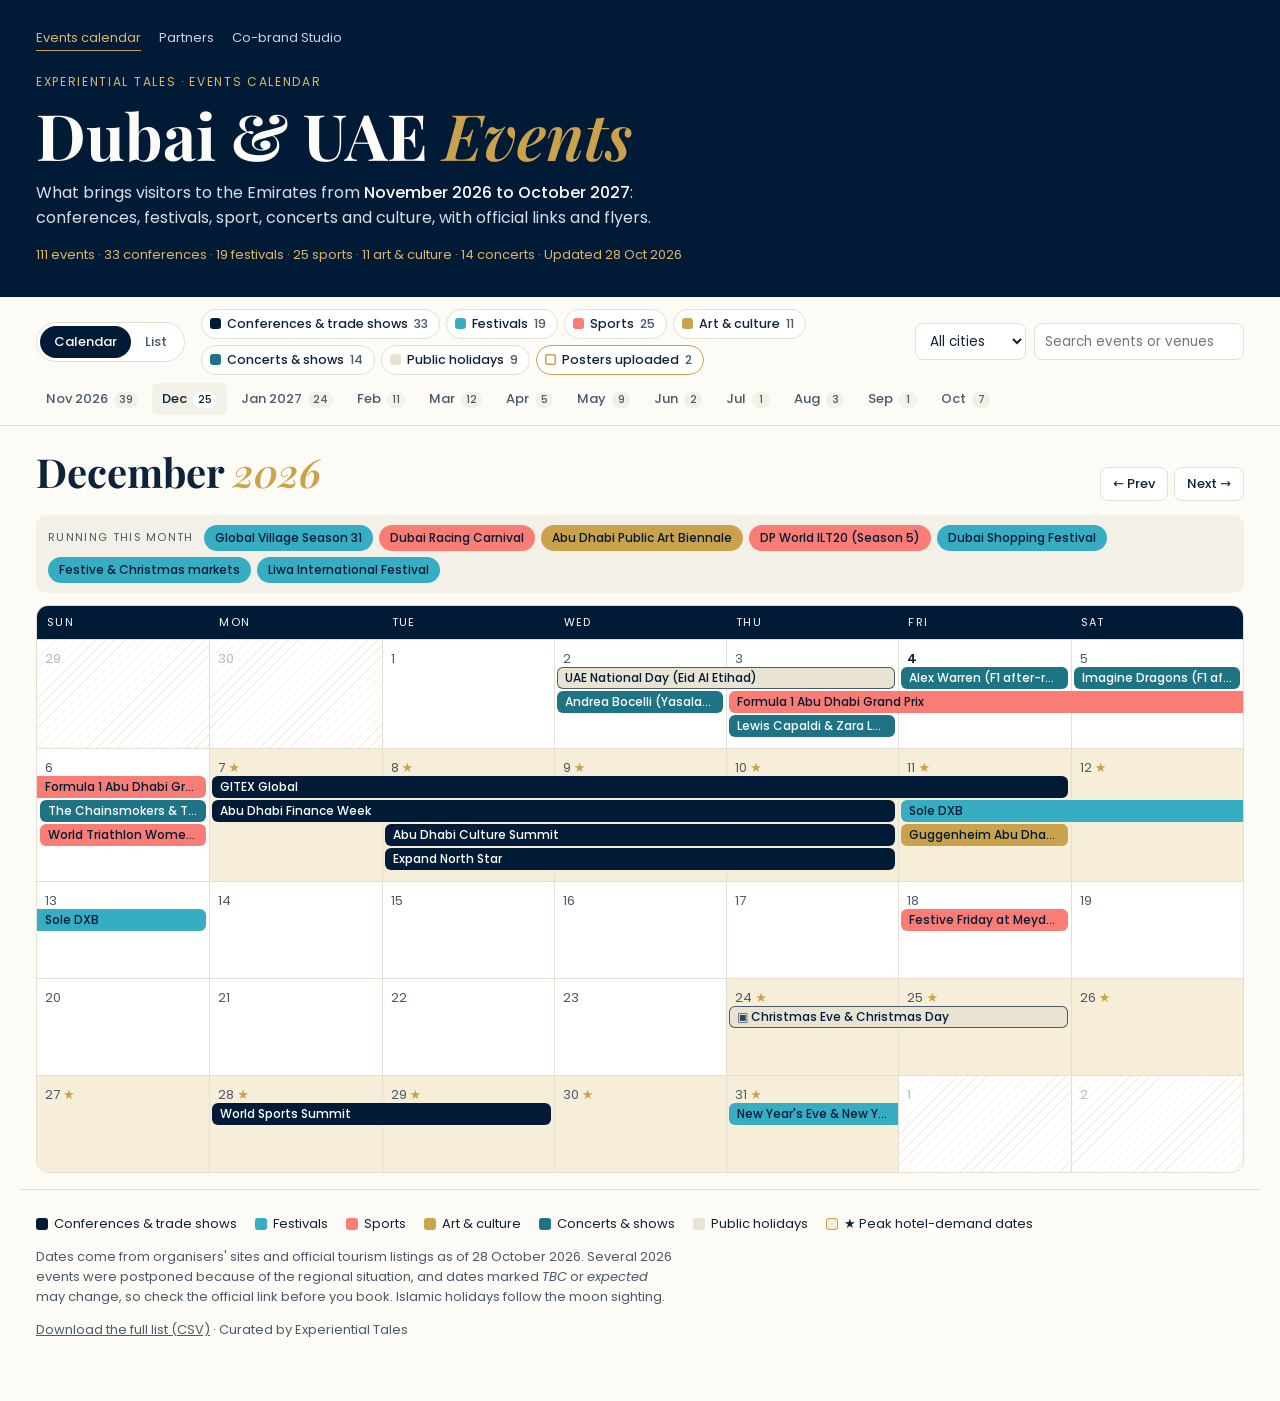
<file: index.html>
<!doctype html>
<html lang="en">
<head>
<meta charset="utf-8">
<meta name="viewport" content="width=device-width, initial-scale=1, viewport-fit=cover">
<title>Dubai & UAE Events 2026–27</title>
<meta name="description" content="Conferences, festivals, sports, concerts and culture that bring visitors to Dubai and the UAE, November 2026 to October 2027. Curated by Experiential Tales.">
<meta property="og:title" content="Dubai & UAE Events 2026–27">
<meta property="og:description" content="88 conferences, festivals, sports fixtures, concerts and cultural events across the Emirates, November 2026 to October 2027.">
<meta property="og:type" content="website">
<meta name="theme-color" content="#011B36">
<link rel="preconnect" href="https://fonts.googleapis.com">
<link rel="preconnect" href="https://fonts.gstatic.com" crossorigin>
<link rel="stylesheet" href="https://fonts.googleapis.com/css2?family=Anton&family=Playfair+Display:ital,wght@0,600;0,700;1,600&family=Poppins:wght@400;500;600&display=swap">
<link rel="stylesheet" href="assets/style.css?v=20261029">
</head>
<body>
<header class="masthead">
  <div class="wrap masthead-inner">
    <nav class="site-nav" aria-label="Site">
      <a href="./" aria-current="page">Events calendar</a>
      <a href="partners.html">Partners</a>
      <a href="studio.html">Co-brand Studio</a>
    </nav>
    <p class="eyebrow">Experiential Tales · Events calendar</p>
    <h1>Dubai &amp; UAE <em>Events</em></h1>
    <p class="lede">What brings visitors to the Emirates from <strong>November 2026 to October 2027</strong>: conferences, festivals, sport, concerts and culture, with official links and flyers.</p>
    <p class="meta" id="summary">Loading events…</p>
  </div>
</header>

<div class="toolbar" id="toolbar">
  <div class="wrap toolbar-inner">
    <div class="view-toggle" role="tablist" aria-label="View">
      <button type="button" role="tab" id="view-calendar" data-view="calendar" aria-selected="true">Calendar</button>
      <button type="button" role="tab" id="view-list" data-view="list" aria-selected="false">List</button>
    </div>
    <div class="types" id="type-filters" aria-label="Filter by type"></div>
    <div class="finders">
      <label class="sr-only" for="city">City</label>
      <select id="city"><option value="">All cities</option></select>
      <label class="sr-only" for="search">Search events</label>
      <input id="search" type="search" placeholder="Search events or venues" autocomplete="off">
    </div>
  </div>
  <nav class="wrap months" id="months" aria-label="Months"></nav>
</div>

<main class="wrap" id="main">
  <section id="calendar" aria-live="polite"></section>
  <section id="list" hidden></section>
  <p class="empty" id="empty" hidden>No events match these filters. <button type="button" id="reset">Clear filters</button></p>
</main>

<footer class="wrap footer">
  <div class="legend" id="legend"></div>
  <p>Dates come from organisers' sites and official tourism listings as of 28 October 2026. Several 2026 events were postponed because of the regional situation, and dates marked <em>TBC</em> or <em>expected</em> may change, so check the official link before you book. Islamic holidays follow the moon sighting.</p>
  <p><a href="data/events.csv">Download the full list (CSV)</a> · Curated by Experiential Tales</p>
</footer>

<dialog id="detail" aria-labelledby="d-title">
  <article class="detail">
    <button type="button" class="close" id="d-close" aria-label="Close">×</button>
    <p class="d-type" id="d-type"></p>
    <h2 id="d-title"></h2>
    <dl class="d-facts">
      <div><dt>When</dt><dd id="d-dates"></dd></div>
      <div><dt>Where</dt><dd id="d-where"></dd></div>
      <div><dt>Status</dt><dd id="d-status"></dd></div>
    </dl>
    <p class="d-parent" id="d-parent" hidden></p>
    <p class="d-about" id="d-about"></p>
    <div class="d-details" id="d-details" hidden>
      <h3>Good to know</h3>
      <p id="d-details-text"></p>
    </div>
    <div class="d-related" id="d-related" hidden>
      <h3 id="d-related-title">Related events</h3>
      <ul id="d-related-list"></ul>
    </div>
    <div class="d-actions">
      <a id="d-link" class="btn primary" target="_blank" rel="noopener"></a>
      <button type="button" class="btn" id="d-copy">Copy link to this event</button>
    </div>
    <section class="d-flyers">
      <h3>Flyers</h3>
      <div id="d-flyers"></div>
    </section>
    <section class="d-designs" id="d-designs-wrap" hidden>
      <h3>Editable designs</h3>
      <p class="d-note">Open the source files to update these posters. You need access to the Canva or Adobe account they were made in.</p>
      <ul id="d-designs"></ul>
      <p class="d-cobrand"><a class="btn primary" id="d-cobrand" href="studio.html">Make a co-branded version for an agent partner →</a></p>
    </section>
  </article>
</dialog>

<script src="assets/app.js?v=20261029"></script>
</body>
</html>
</file>
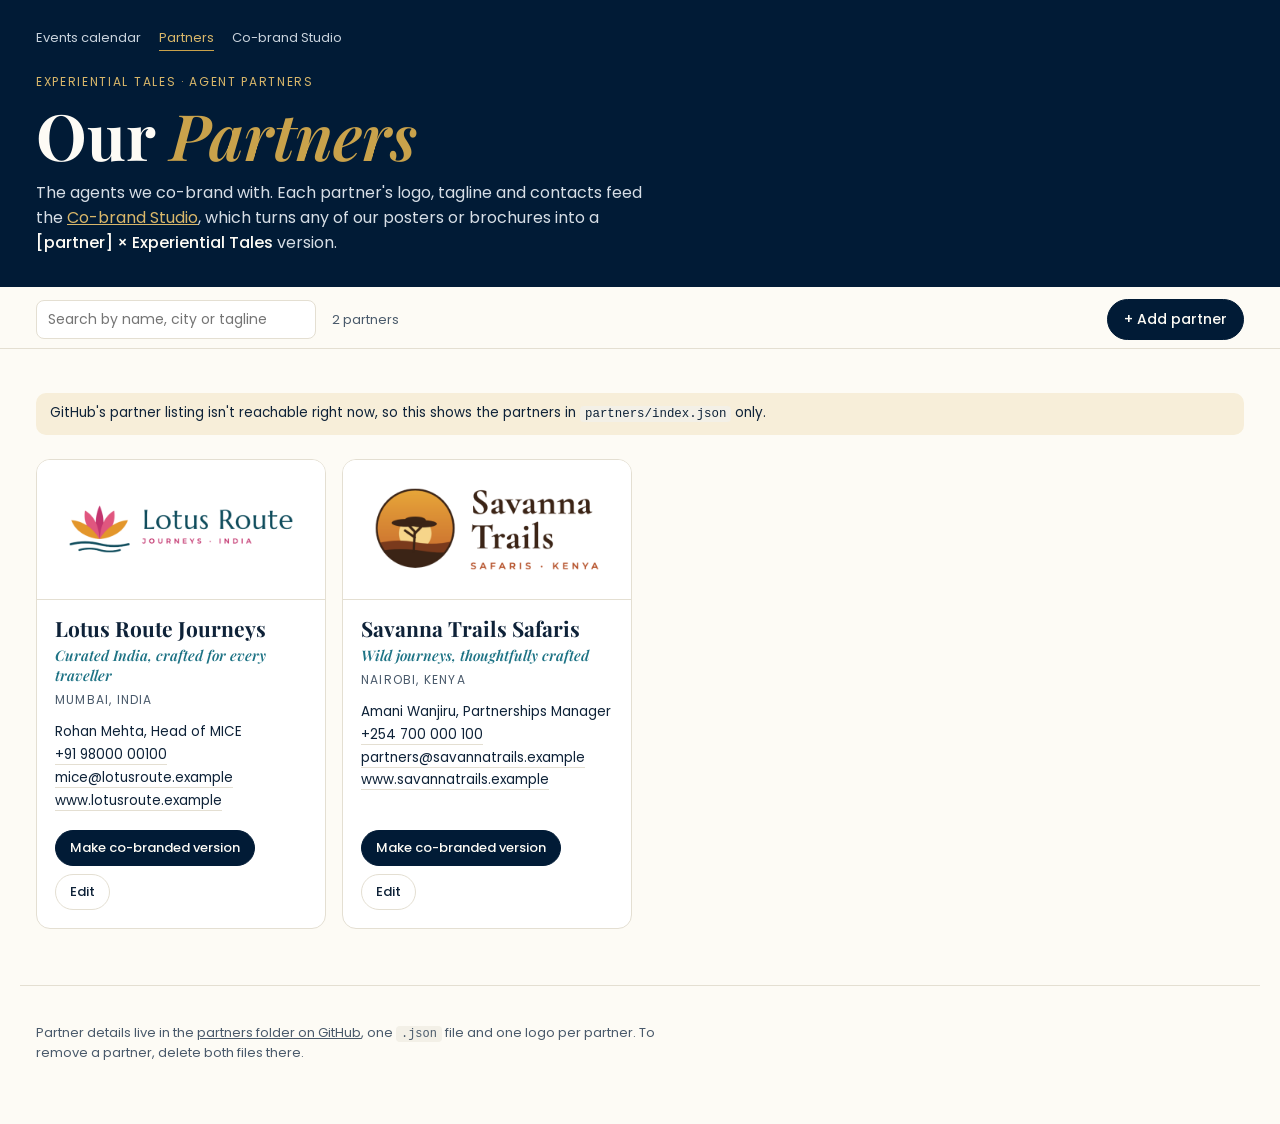
<file: partners.html>
<!doctype html>
<html lang="en">
<head>
<meta charset="utf-8">
<meta name="viewport" content="width=device-width, initial-scale=1, viewport-fit=cover">
<title>Agent Partners</title>
<meta name="description" content="Experiential Tales agent partners: logos, taglines and contacts used for co-branded posters and brochures.">
<meta name="theme-color" content="#011B36">
<meta name="robots" content="noindex">
<link rel="preconnect" href="https://fonts.googleapis.com">
<link rel="preconnect" href="https://fonts.gstatic.com" crossorigin>
<link rel="stylesheet" href="https://fonts.googleapis.com/css2?family=Anton&family=Playfair+Display:ital,wght@0,600;0,700;1,600&family=Poppins:wght@400;500;600&display=swap">
<link rel="stylesheet" href="assets/style.css?v=20261029">
<link rel="stylesheet" href="assets/cobrand.css?v=20261029">
</head>
<body>
<header class="masthead">
  <div class="wrap masthead-inner">
    <nav class="site-nav" aria-label="Site">
      <a href="./">Events calendar</a>
      <a href="partners.html" aria-current="page">Partners</a>
      <a href="studio.html">Co-brand Studio</a>
    </nav>
    <p class="eyebrow">Experiential Tales · Agent partners</p>
    <h1>Our <em>Partners</em></h1>
    <p class="lede">The agents we co-brand with. Each partner's logo, tagline and contacts feed the <a href="studio.html">Co-brand Studio</a>, which turns any of our posters or brochures into a <strong>[partner] × Experiential Tales</strong> version.</p>
  </div>
</header>

<div class="toolbar">
  <div class="wrap toolbar-inner">
    <label class="sr-only" for="q">Search partners</label>
    <input id="q" type="search" placeholder="Search by name, city or tagline" autocomplete="off">
    <p class="count" id="count" aria-live="polite">Loading partners…</p>
    <button type="button" class="btn primary" id="add">+ Add partner</button>
  </div>
</div>

<main class="wrap" id="main">
  <p class="notice" id="api-note" hidden>GitHub's partner listing isn't reachable right now, so this shows the partners in <code>partners/index.json</code> only.</p>
  <div class="partner-grid" id="grid"></div>
  <div class="empty-state" id="empty" hidden>
    <h2>No partners yet</h2>
    <p>Add the first agent partner: their logo, tagline and contact details. It takes about a minute.</p>
    <button type="button" class="btn primary" data-add>+ Add partner</button>
  </div>
  <p class="empty" id="nomatch" hidden>No partners match “<span id="nomatch-q"></span>”.</p>
</main>

<footer class="wrap footer">
  <p>Partner details live in the <a href="https://github.com/sharva89/dubai-uae-events/tree/main/partners" target="_blank" rel="noopener">partners folder on GitHub</a>, one <code>.json</code> file and one logo per partner. To remove a partner, delete both files there.</p>
</footer>

<dialog id="editor" aria-labelledby="ed-title">
  <form class="detail editor" id="form" method="dialog" novalidate>
    <button type="button" class="close" id="ed-close" aria-label="Close">×</button>
    <p class="d-type" id="ed-kind">New partner</p>
    <h2 id="ed-title">Add an agent partner</h2>

    <div id="step-form">
      <div class="logo-field">
        <div class="logo-drop" id="drop">
          <input type="file" id="logo" accept="image/png,image/jpeg,image/webp,image/svg+xml">
          <canvas id="logo-preview" width="600" height="300" hidden></canvas>
          <p id="drop-hint"><strong>Choose the partner's logo</strong><br>PNG with a transparent background works best. JPG, WebP and SVG are fine too. We trim empty space and resize it automatically.</p>
        </div>
        <div class="chip-check" id="chip-check" hidden>
          <span>How it sits on our designs:</span>
          <span class="chip-sample light"><img alt="" id="sample-light"></span>
          <span class="chip-sample dark"><img alt="" id="sample-dark"></span>
          <button type="button" class="linkish" id="logo-change">Change logo</button>
        </div>
      </div>

      <div class="fields">
        <label class="wide"><span>Partner name <span class="req">required</span></span>
          <input name="name" required autocomplete="organization" placeholder="e.g. Skyline Holidays">
        </label>
        <label class="wide">Tagline
          <input name="tagline" placeholder="e.g. Luxury journeys since 1998">
        </label>
        <label>Contact person
          <input name="contact_name" autocomplete="name" placeholder="Name, title">
        </label>
        <label>City / country
          <input name="city" placeholder="e.g. Mumbai, India">
        </label>
        <label>Phone
          <input name="phone" type="tel" autocomplete="tel" placeholder="+91 98 7654 3210">
        </label>
        <label>Email
          <input name="email" type="email" autocomplete="email" placeholder="hello@partner.com">
        </label>
        <label class="wide">Website
          <input name="website" placeholder="www.partner.com">
        </label>
      </div>
      <p class="form-error" id="form-error" role="alert" hidden></p>
      <div class="d-actions">
        <button type="submit" class="btn primary" id="save">Save partner files</button>
        <button type="button" class="btn" id="cancel">Cancel</button>
      </div>
    </div>

    <div id="step-upload" hidden>
      <ol class="steps">
        <li><strong>Two files were downloaded:</strong> <code id="f-json"></code> and <code id="f-logo"></code>. <button type="button" class="linkish" id="redownload">Download again</button></li>
        <li><strong>Upload them to GitHub.</strong> The button opens the partners folder's upload page. Drag both files in, then click <em>Commit changes</em>.</li>
        <li>The partner appears here and in the studio within about a minute. Reload this page to see it.</li>
      </ol>
      <div class="d-actions">
        <a class="btn primary" id="gh-upload" target="_blank" rel="noopener">Open GitHub upload page ↗</a>
        <button type="button" class="btn" id="copy-details">Copy details as text</button>
        <button type="button" class="btn" id="done">Done</button>
      </div>
      <p class="d-note">No GitHub access? Use <em>Copy details as text</em> and send it, with the logo file, to whoever manages the site.</p>
    </div>
  </form>
</dialog>

<script src="assets/cobrand.js?v=20261029"></script>
<script src="assets/partners.js?v=20261029"></script>
</body>
</html>
</file>
<file: assets/style.css>
/* Layout: navy masthead, sticky filter bar, month calendar with spanning event bars (or a dated list), event detail dialog with flyers. */
:root {
  --midnight: #011B36;
  --gold: #C9A24B;
  --gold-light: #D9B76A;
  --lagoon: #36ADC3;
  --coral: #F97C75;
  --teal: #1E7385;

  --bg: #FDFBF5;
  --surface: #FFFFFF;
  --sand: #F3F0E7;
  --ink: #0E2238;
  --ink-soft: #4A5A6B;
  --line: #E4DFD2;
  --peak: #F7EED9;
  --focus: #1E7385;
  --act: var(--midnight); --act-ink: #FDFBF5;

  --t-conf: #011B36;  --t-conf-ink: #FFFFFF;
  --t-fest: #36ADC3;  --t-fest-ink: #011B36;
  --t-sport: #F97C75; --t-sport-ink: #011B36;
  --t-art: #C9A24B;   --t-art-ink: #011B36;
  --t-music: #1E7385; --t-music-ink: #FFFFFF;
  --t-hol: #E9E3D3;   --t-hol-ink: #011B36;

  --display: "Playfair Display", Georgia, "Times New Roman", serif;
  --body: "Poppins", system-ui, -apple-system, "Segoe UI", sans-serif;
  --numeral: "Anton", "Arial Narrow", Impact, sans-serif;
}
@media (prefers-color-scheme: dark) {
  :root:not([data-theme="light"]) {
    --bg: #071423; --surface: #0C1E33; --sand: #102740; --ink: #EEF1F4; --ink-soft: #A6B3C1;
    --line: #1D3550; --peak: #2A2617; --focus: #36ADC3; --act: #D9B76A; --act-ink: #011B36;
    --t-conf: #5B7FAE; --t-conf-ink: #FFFFFF; --t-hol: #2B3D52; --t-hol-ink: #EEF1F4;
    color-scheme: dark;
  }
}
:root[data-theme="dark"] {
  --bg: #071423; --surface: #0C1E33; --sand: #102740; --ink: #EEF1F4; --ink-soft: #A6B3C1;
  --line: #1D3550; --peak: #2A2617; --focus: #36ADC3; --act: #D9B76A; --act-ink: #011B36;
  --t-conf: #5B7FAE; --t-conf-ink: #FFFFFF; --t-hol: #2B3D52; --t-hol-ink: #EEF1F4;
  color-scheme: dark;
}

* { box-sizing: border-box; }
html { -webkit-text-size-adjust: 100%; }
body { margin: 0; background: var(--bg); color: var(--ink); font: 400 15px/1.55 var(--body); }
a { color: inherit; }
:focus-visible { outline: 2px solid var(--focus); outline-offset: 2px; }
.sr-only { position: absolute; width: 1px; height: 1px; overflow: hidden; clip: rect(0 0 0 0); white-space: nowrap; }
.wrap { max-width: 1240px; margin: 0 auto; padding-left: max(16px, env(safe-area-inset-left, 0px)); padding-right: max(16px, env(safe-area-inset-right, 0px)); }

/* Masthead */
.masthead { background: var(--midnight); color: #FDFBF5; padding-top: env(safe-area-inset-top, 0px); }
.masthead-inner { padding-block: 40px 32px; }
.eyebrow { margin: 0 0 10px; font-size: 12px; letter-spacing: .14em; text-transform: uppercase; color: var(--gold-light); }
.masthead h1 { margin: 0; font: 700 clamp(36px, 6vw, 64px)/1.02 var(--display); text-wrap: balance; }
.masthead h1 em { color: var(--gold); font-weight: 600; }
.lede { max-width: 62ch; margin: 14px 0 0; color: #D7DEE6; font-size: 16px; }
.lede strong { color: #FDFBF5; font-weight: 500; }
.meta { margin: 14px 0 0; font-size: 13px; color: var(--gold-light); font-variant-numeric: tabular-nums; }
.site-nav { display: flex; flex-wrap: wrap; gap: 6px 18px; margin: -12px 0 22px; font-size: 13px; }
.site-nav a { color: #C9D3DD; text-decoration: none; padding-bottom: 2px; border-bottom: 1px solid transparent; }
.site-nav a:hover { color: #FDFBF5; border-bottom-color: var(--gold); }
.site-nav a[aria-current="page"] { color: var(--gold-light); border-bottom-color: var(--gold); }

/* Toolbar */
.toolbar { position: sticky; top: 0; z-index: 5; background: var(--bg); border-bottom: 1px solid var(--line); }
.toolbar-inner { display: flex; flex-wrap: wrap; align-items: center; gap: 10px 16px; padding-block: 12px 8px; }
.view-toggle { display: inline-flex; border: 1px solid var(--line); border-radius: 999px; padding: 3px; background: var(--surface); }
.view-toggle button { border: 0; background: none; color: var(--ink-soft); font: 500 13px var(--body); padding: 6px 14px; border-radius: 999px; cursor: pointer; }
.view-toggle button[aria-selected="true"] { background: var(--act); color: var(--act-ink); }
.types { display: flex; flex-wrap: wrap; gap: 6px; flex: 1 1 420px; }
.chip { display: inline-flex; align-items: center; gap: 6px; border: 1px solid var(--line); background: var(--surface); color: var(--ink); font: 500 12.5px var(--body); padding: 5px 11px 5px 8px; border-radius: 999px; cursor: pointer; }
.chip .sw { width: 11px; height: 11px; border-radius: 3px; background: var(--c); }
.chip .n { color: var(--ink-soft); font-variant-numeric: tabular-nums; }
.chip[aria-pressed="false"] { opacity: .45; }
.chip[aria-pressed="false"] .sw { background: transparent; box-shadow: inset 0 0 0 1.5px var(--c); }
.chip.posters { --c: var(--gold); border-color: var(--gold); }
.chip.posters .sw { border-radius: 2px; }
.chip.posters[aria-pressed="false"] { opacity: 1; }
.chip.posters[aria-pressed="true"] { background: var(--gold); color: var(--midnight); }
.chip.posters[aria-pressed="true"] .n { color: var(--midnight); }
.chip.posters[aria-pressed="true"] .sw { background: var(--midnight); box-shadow: none; }
.finders { display: flex; gap: 8px; flex-wrap: wrap; }
.finders select, .finders input { font: 400 13.5px var(--body); color: var(--ink); background: var(--surface); border: 1px solid var(--line); border-radius: 8px; padding: 7px 10px; min-width: 0; }
.finders input { width: 210px; max-width: 100%; }

.months { display: flex; gap: 4px; overflow-x: auto; padding-block: 0 10px; scrollbar-width: thin; }
.months button { flex: 0 0 auto; border: 0; background: none; color: var(--ink-soft); font: 500 13px var(--body); padding: 6px 10px; border-radius: 6px; cursor: pointer; white-space: nowrap; }
.months button .n { display: inline-block; min-width: 18px; margin-left: 6px; padding: 0 5px; border-radius: 999px; background: var(--sand); font-size: 10.5px; line-height: 16px; font-variant-numeric: tabular-nums; }
.months button[aria-current="true"] .n { background: var(--surface); }
.months button[aria-current="true"] { background: var(--sand); color: var(--ink); }

main { padding-block: 24px 16px; min-height: 50vh; }

/* Calendar */
.cal-head { display: flex; flex-wrap: wrap; align-items: baseline; justify-content: space-between; gap: 8px 16px; margin-bottom: 14px; }
.cal-title { margin: 0; font: 700 clamp(28px, 4vw, 40px)/1.1 var(--display); }
.cal-title em { color: var(--gold); font-weight: 600; }
.cal-nav { display: flex; gap: 6px; }
.cal-nav button { border: 1px solid var(--line); background: var(--surface); color: var(--ink); border-radius: 8px; padding: 6px 12px; font: 500 13px var(--body); cursor: pointer; }
.cal-nav button:disabled { opacity: .35; cursor: default; }

.ongoing { display: flex; flex-wrap: wrap; align-items: center; gap: 6px; margin-bottom: 12px; padding: 10px 12px; background: var(--sand); border-radius: 10px; }
.ongoing .label { font-size: 11px; letter-spacing: .12em; text-transform: uppercase; color: var(--ink-soft); margin-right: 4px; }

.grid { border: 1px solid var(--line); border-radius: 12px; overflow: hidden; background: var(--surface); }
.dow { display: grid; grid-template-columns: repeat(7, minmax(0, 1fr)); background: var(--midnight); color: #FDFBF5; font-size: 11px; letter-spacing: .12em; text-transform: uppercase; }
.dow span { padding: 8px 10px; }
.week { display: grid; grid-template-columns: repeat(7, minmax(0, 1fr)); column-gap: 0; border-top: 1px solid var(--line); }
.week:first-of-type { border-top: 0; }
.day { grid-row: 1 / -1; border-left: 1px solid var(--line); padding: 6px 8px; min-height: 96px; font-variant-numeric: tabular-nums; }
.day:nth-child(1) { border-left: 0; }
.day .num { font: 13px var(--body); color: var(--ink-soft); }
.day.out { background: repeating-linear-gradient(135deg, transparent 0 6px, var(--sand) 6px 7px); }
.day.out .num { opacity: .4; }
.day.peak { background: var(--peak); }
.day.peak .num::after { content: " ★"; color: var(--gold); }
.day.today .num { color: var(--ink); font-weight: 600; }

.bar { position: relative; z-index: 1; margin: 1px 3px; min-width: 0; height: 22px; border: 0; border-radius: 6px; padding: 0 8px; text-align: left; font: 500 12px/22px var(--body); white-space: nowrap; overflow: hidden; text-overflow: ellipsis; cursor: pointer; background: var(--c); color: var(--ci); }
.bar.cut-l { border-top-left-radius: 0; border-bottom-left-radius: 0; margin-left: 0; }
.bar.cut-r { border-top-right-radius: 0; border-bottom-right-radius: 0; margin-right: 0; }
.bar.has-flyer::before { content: "▣ "; opacity: .8; }
.bar:hover { filter: brightness(1.08); }
.pill { border: 0; border-radius: 999px; padding: 4px 11px; font: 500 12px var(--body); cursor: pointer; background: var(--c); color: var(--ci); max-width: 100%; overflow: hidden; text-overflow: ellipsis; white-space: nowrap; }

.t-conf { --c: var(--t-conf); --ci: var(--t-conf-ink); }
.t-fest { --c: var(--t-fest); --ci: var(--t-fest-ink); }
.t-sport { --c: var(--t-sport); --ci: var(--t-sport-ink); }
.t-art { --c: var(--t-art); --ci: var(--t-art-ink); }
.t-music { --c: var(--t-music); --ci: var(--t-music-ink); }
.t-hol { --c: var(--t-hol); --ci: var(--t-hol-ink); }
.bar.t-hol, .pill.t-hol { box-shadow: inset 0 0 0 1px var(--ink-soft); }

/* List */
.month-block { margin-bottom: 36px; scroll-margin-top: 150px; }
.month-block h2 { margin: 0 0 12px; font: 700 28px/1.1 var(--display); }
.month-block h2 em { color: var(--gold); font-weight: 600; }
.cards { display: grid; gap: 10px; }
.card { display: grid; grid-template-columns: 84px minmax(0, 1fr) auto; gap: 16px; align-items: center; padding: 14px 16px; background: var(--surface); border: 1px solid var(--line); border-left: 5px solid var(--c); border-radius: 10px; cursor: pointer; text-align: left; color: inherit; font: inherit; width: 100%; }
.card:hover { border-color: var(--c); }
.when { text-align: center; line-height: 1; }
.when .d { font: 28px/1 var(--numeral); letter-spacing: .01em; color: var(--ink); }
.when .m { margin-top: 4px; font-size: 11px; letter-spacing: .12em; text-transform: uppercase; color: var(--ink-soft); }
.card h3 { margin: 0; font: 600 16px/1.3 var(--body); }
.card .sub { margin: 3px 0 0; font-size: 13px; color: var(--ink-soft); }
.card .about { margin: 6px 0 0; font-size: 13.5px; display: -webkit-box; -webkit-line-clamp: 2; -webkit-box-orient: vertical; overflow: hidden; }
.tags { display: flex; flex-wrap: wrap; gap: 6px; margin-top: 8px; }
.tag { font-size: 11.5px; font-weight: 500; padding: 2px 8px; border-radius: 999px; background: var(--c); color: var(--ci); }
.tag.status { background: var(--sand); color: var(--ink-soft); }
.tag.status.warn { background: transparent; box-shadow: inset 0 0 0 1px var(--coral); color: var(--ink); }
.tag.peak { background: var(--peak); color: var(--ink); }
.thumb { width: 72px; height: 96px; border-radius: 6px; object-fit: cover; background: var(--sand); }
.thumb.none { display: grid; place-items: center; font-size: 10.5px; color: var(--ink-soft); text-align: center; padding: 6px; border: 1px dashed var(--line); background: none; }
.card .go { font-size: 12.5px; white-space: nowrap; }

.empty { padding: 40px 0; text-align: center; color: var(--ink-soft); }
.empty button { border: 0; background: none; color: var(--teal); font: 500 inherit var(--body); text-decoration: underline; cursor: pointer; }

/* Footer */
.footer { padding-block: 24px 48px; border-top: 1px solid var(--line); color: var(--ink-soft); font-size: 13px; }
.footer p { max-width: 80ch; }
.legend { display: flex; flex-wrap: wrap; gap: 8px 18px; margin-bottom: 8px; color: var(--ink); }
.legend span { display: inline-flex; align-items: center; gap: 6px; }
.legend .sw { width: 12px; height: 12px; border-radius: 3px; background: var(--c); }
.legend .sw.peak { background: var(--peak); box-shadow: inset 0 0 0 1px var(--gold); }

/* Detail dialog */
dialog { width: min(720px, calc(100vw - 32px)); max-height: calc(100dvh - 32px); padding: 0; border: 0; border-radius: 16px; background: var(--surface); color: var(--ink); box-shadow: 0 30px 80px rgba(1, 27, 54, .35); }
dialog::backdrop { background: rgba(1, 27, 54, .55); }
.detail { position: relative; padding: 28px 28px 24px; border-top: 8px solid var(--c); }
.close { position: absolute; top: 12px; right: 14px; width: 36px; height: 36px; border: 0; border-radius: 50%; background: var(--sand); color: var(--ink); font-size: 22px; line-height: 1; cursor: pointer; }
.d-type { margin: 0; font-size: 12px; letter-spacing: .14em; text-transform: uppercase; font-weight: 600; color: var(--ink-soft); }
.d-type .sw { display: inline-block; width: 10px; height: 10px; border-radius: 3px; background: var(--c); margin-right: 6px; vertical-align: 0; }
.detail h2 { margin: 6px 40px 16px 0; font: 700 clamp(24px, 4vw, 32px)/1.15 var(--display); text-wrap: balance; }
.d-facts { display: grid; grid-template-columns: repeat(auto-fit, minmax(180px, 1fr)); gap: 10px 20px; margin: 0 0 16px; }
.d-facts dt { font-size: 11px; letter-spacing: .12em; text-transform: uppercase; color: var(--ink-soft); }
.d-facts dd { margin: 2px 0 0; font-weight: 500; }
.d-about { margin: 0 0 18px; max-width: 62ch; }
.d-parent { margin: -6px 0 12px; font-size: 13.5px; color: var(--ink-soft); }
.d-parent button, .d-related button { border: 0; padding: 0; background: none; color: inherit; font: inherit; font-weight: 600; text-decoration: underline; text-underline-offset: 2px; cursor: pointer; }
.d-details { margin: 0 0 18px; padding: 12px 14px; background: var(--sand); border-radius: 10px; }
.d-details p { margin: 0; font-size: 14px; }
.d-details h3, .d-related h3 { margin: 0 0 6px; font: 600 12px var(--body); letter-spacing: .12em; text-transform: uppercase; color: var(--ink-soft); }
.d-related { margin: 0 0 20px; }
.d-related ul { margin: 0; padding: 0; list-style: none; display: grid; gap: 6px; }
.d-related li { display: flex; flex-wrap: wrap; align-items: baseline; gap: 4px 10px; font-size: 14px; }
.d-related li .sw { flex: 0 0 auto; width: 10px; height: 10px; border-radius: 3px; background: var(--c); align-self: center; }
.d-related li .when { font-size: 12.5px; color: var(--ink-soft); text-align: left; line-height: 1.4; }
.tag.parent { background: transparent; box-shadow: inset 0 0 0 1px var(--line); color: var(--ink-soft); }
.d-actions { display: flex; flex-wrap: wrap; gap: 8px; margin-bottom: 22px; }
.btn { display: inline-flex; align-items: center; gap: 6px; border: 1px solid var(--line); background: var(--surface); color: var(--ink); font: 500 14px var(--body); padding: 9px 16px; border-radius: 999px; text-decoration: none; cursor: pointer; }
.btn.primary { background: var(--act); border-color: var(--act); color: var(--act-ink); }
.btn[hidden] { display: none; }
.d-flyers h3 { margin: 0 0 10px; font: 600 13px var(--body); letter-spacing: .12em; text-transform: uppercase; color: var(--ink-soft); }
.flyer-grid { display: grid; grid-template-columns: repeat(auto-fill, minmax(150px, 1fr)); gap: 10px; }
.flyer-grid a { display: block; border-radius: 8px; overflow: hidden; border: 1px solid var(--line); background: var(--sand); }
.flyer-grid img { display: block; width: 100%; aspect-ratio: 4 / 5; object-fit: cover; }
.flyer-grid .doc { display: grid; place-items: center; aspect-ratio: 4 / 5; padding: 12px; text-align: center; font-size: 13px; text-decoration: none; }
.flyer-grid figure { margin: 0; }
.flyer-grid figcaption { margin-top: 5px; font-size: 11.5px; letter-spacing: .06em; text-transform: uppercase; color: var(--ink-soft); }
.d-designs { margin-top: 22px; }
.d-designs h3 { margin: 0 0 6px; font: 600 13px var(--body); letter-spacing: .12em; text-transform: uppercase; color: var(--ink-soft); }
.d-note { margin: 0 0 10px; font-size: 13px; color: var(--ink-soft); }
.d-designs ul { margin: 0; padding: 0; list-style: none; display: grid; gap: 8px; }
.d-designs li { display: flex; flex-wrap: wrap; align-items: center; justify-content: space-between; gap: 8px 16px; padding: 10px 14px; border: 1px solid var(--line); border-radius: 10px; }
.d-designs .count { color: var(--ink-soft); font-size: 13px; }
.d-cobrand { margin: 12px 0 0; }
.no-flyer { margin: 0; padding: 18px; border: 1px dashed var(--line); border-radius: 10px; color: var(--ink-soft); font-size: 13.5px; }

@media (max-width: 760px) {
  .toolbar { position: static; }
  .types { flex-wrap: nowrap; overflow-x: auto; padding-bottom: 2px; scrollbar-width: none; }
  .chip { flex: 0 0 auto; }
  .masthead-inner { padding-block: 28px 22px; }
  .day { min-height: 64px; padding: 4px 5px; }
  .dow span { padding: 6px 5px; font-size: 10px; letter-spacing: .06em; }
  .bar { font-size: 10.5px; padding: 0 5px; height: 20px; line-height: 20px; margin: 1px; }
  .card { grid-template-columns: 58px minmax(0, 1fr); gap: 12px; padding: 12px; }
  .card .side { grid-column: 1 / -1; display: flex; align-items: center; gap: 10px; }
  .thumb { width: 54px; height: 72px; }
  .when .d { font-size: 22px; }
  .finders, .finders input { width: 100%; }
  .finders select { flex: 1 1 auto; }
  .detail { padding: 22px 18px 18px; }
}
@media (prefers-reduced-motion: no-preference) {
  .bar, .card, .chip { transition: filter .15s, border-color .15s, opacity .15s; }
}
</file>
<file: assets/cobrand.css>
/* Partners page and Co-brand Studio. Builds on style.css tokens (masthead, toolbar, dialog, .btn). */
.lede a { color: var(--gold-light); }

.field, .toolbar input[type="search"], .fields input, .controls select, .controls input[type="text"] {
  font: 400 14px var(--body); color: var(--ink); background: var(--surface);
  border: 1px solid var(--line); border-radius: 8px; padding: 8px 11px; min-width: 0; width: 100%;
}
.toolbar input[type="search"] { width: 280px; max-width: 100%; }
.count { margin: 0; flex: 1; color: var(--ink-soft); font-size: 13px; font-variant-numeric: tabular-nums; }
.notice { margin: 20px 0 0; padding: 10px 14px; border-radius: 10px; background: var(--peak); font-size: 13.5px; }
code { font-size: .92em; background: var(--sand); padding: 1px 5px; border-radius: 4px; }
.linkish { border: 0; padding: 0; background: none; color: var(--teal); font: 500 inherit var(--body); text-decoration: underline; text-underline-offset: 2px; cursor: pointer; }

/* ---------- Partners ---------- */
.partner-grid { display: grid; grid-template-columns: repeat(auto-fill, minmax(280px, 1fr)); gap: 16px; padding-block: 24px 40px; }
.partner-card { display: flex; flex-direction: column; border: 1px solid var(--line); border-radius: 14px; background: var(--surface); overflow: hidden; }
.pc-logo { display: grid; place-items: center; height: 140px; padding: 20px 28px; background: #FFFFFF; border-bottom: 1px solid var(--line); }
.pc-logo img { max-width: 100%; max-height: 100%; object-fit: contain; }
.pc-body { flex: 1; padding: 16px 18px 4px; }
.pc-body h2 { margin: 0; font: 700 21px/1.2 var(--display); }
.pc-tagline { margin: 4px 0 0; font: italic 600 14.5px/1.4 var(--display); color: var(--focus); }
.pc-city { margin: 6px 0 0; font-size: 12px; letter-spacing: .1em; text-transform: uppercase; color: var(--ink-soft); }
.pc-contacts { margin: 12px 0 0; padding: 0; list-style: none; font-size: 13.5px; display: grid; gap: 2px; }
.pc-contacts a { text-decoration: none; border-bottom: 1px solid var(--line); }
.pc-actions { display: flex; flex-wrap: wrap; gap: 8px; padding: 14px 18px 18px; }
.pc-actions .btn { font-size: 13px; padding: 7px 14px; }
.empty-state { margin: 40px auto; max-width: 440px; text-align: center; padding: 36px 24px; border: 1px dashed var(--line); border-radius: 16px; }
.empty-state h2 { margin: 0 0 6px; font: 700 26px var(--display); }
.empty-state p { margin: 0 0 18px; color: var(--ink-soft); }

/* Editor dialog */
.editor { --c: var(--gold); }
.logo-field { margin-bottom: 18px; }
.logo-drop { position: relative; display: grid; place-items: center; min-height: 150px; padding: 18px; border: 1.5px dashed var(--line); border-radius: 12px; background: var(--sand); text-align: center; font-size: 13.5px; color: var(--ink-soft); }
.logo-drop.over { border-color: var(--teal); background: var(--peak); }
.logo-drop.has-logo { background: #FFFFFF center / contain no-repeat; background-origin: content-box; border-style: solid; }
.logo-drop input { position: absolute; inset: 0; opacity: 0; cursor: pointer; }
.logo-drop canvas { max-width: 100%; max-height: 130px; width: auto; height: auto; }
.logo-drop p { margin: 0; pointer-events: none; }
.logo-drop strong { color: var(--ink); }
.chip-check { display: flex; flex-wrap: wrap; align-items: center; gap: 10px; margin-top: 10px; font-size: 13px; color: var(--ink-soft); }
.chip-sample { display: grid; place-items: center; width: 120px; height: 56px; padding: 8px 12px; border-radius: 10px; }
.chip-sample.light { background: #FFFFFF; box-shadow: inset 0 0 0 1px var(--line); }
.chip-sample.dark { background: #0B1A2B; }
.chip-sample img { max-width: 100%; max-height: 100%; object-fit: contain; }
.fields { display: grid; grid-template-columns: 1fr 1fr; gap: 12px 14px; margin-bottom: 16px; }
.fields label { display: grid; gap: 4px; font-size: 12.5px; font-weight: 500; color: var(--ink-soft); }
.fields .wide { grid-column: 1 / -1; }
.req { font-weight: 400; color: var(--coral); }
.form-error { margin: -4px 0 14px; color: #B3261E; font-size: 13.5px; font-weight: 500; }
.steps { margin: 0 0 18px; padding-left: 20px; display: grid; gap: 10px; font-size: 14.5px; }

/* ---------- Studio ---------- */
.studio { display: grid; grid-template-columns: 340px minmax(0, 1fr); gap: 28px; align-items: start; padding-block: 24px 48px; }
.controls { position: sticky; top: 16px; display: grid; gap: 18px; max-height: calc(100dvh - 32px); overflow: auto; padding: 18px; border: 1px solid var(--line); border-radius: 14px; background: var(--surface); }
.controls h2 { margin: 0 0 8px; font: 600 12px var(--body); letter-spacing: .12em; text-transform: uppercase; color: var(--ink-soft); }
.controls fieldset { margin: 0; padding: 0; border: 0; min-width: 0; }
.controls legend { padding: 0; margin-bottom: 8px; font: 600 12px var(--body); letter-spacing: .12em; text-transform: uppercase; color: var(--ink-soft); }
.design-list { display: grid; gap: 6px; }
.design-opt { display: grid; grid-template-columns: 40px 1fr; gap: 10px; align-items: center; padding: 6px; border: 1px solid var(--line); border-radius: 10px; cursor: pointer; }
.design-opt:has(input:checked) { border-color: var(--gold); box-shadow: inset 0 0 0 1px var(--gold); background: var(--peak); }
.design-opt input { position: absolute; opacity: 0; pointer-events: none; }
.design-opt:has(input:focus-visible) { outline: 2px solid var(--focus); outline-offset: 2px; }
.design-opt img { width: 40px; height: 56px; object-fit: cover; border-radius: 5px; }
.design-opt b { display: block; font-size: 13.5px; font-weight: 600; line-height: 1.25; }
.design-opt span { font-size: 12px; color: var(--ink-soft); }
.pages { display: flex; flex-wrap: wrap; gap: 6px 12px; margin-top: 8px; font-size: 13px; }
.checks { display: grid; gap: 8px; font-size: 14px; }
.checks label, .pages label { display: flex; align-items: center; gap: 8px; cursor: pointer; }
.checks input[type="checkbox"], .pages input { width: 16px; height: 16px; accent-color: var(--act); }
.checks .sub, .controls .checks input.sub { margin: -2px 0 2px 24px; width: calc(100% - 24px); }
.seg { display: inline-flex; border: 1px solid var(--line); border-radius: 999px; padding: 3px; background: var(--surface); }
.seg label { position: relative; font: 500 12.5px var(--body); color: var(--ink-soft); padding: 5px 12px; border-radius: 999px; cursor: pointer; }
.seg input { position: absolute; opacity: 0; pointer-events: none; }
.seg label:has(input:checked) { background: var(--act); color: var(--act-ink); }
.seg label:has(input:focus-visible) { outline: 2px solid var(--focus); }
.hint { margin: 6px 0 0; font-size: 12.5px; color: var(--ink-soft); }
.hint a { color: var(--teal); }
.downloads { display: grid; grid-template-columns: 1fr 1fr; gap: 8px; }
.downloads .btn { justify-content: center; }
.downloads .btn.primary { grid-column: 1 / -1; }
.downloads .btn[disabled] { opacity: .5; cursor: progress; }
.status { min-height: 1.4em; margin: 0; font-size: 12.5px; color: var(--ink-soft); }
.preview { display: grid; gap: 22px; }
.preview figure { margin: 0; }
.preview canvas { display: block; width: 100%; max-width: 760px; height: auto; margin: 0 auto; border-radius: 6px; box-shadow: 0 18px 50px rgba(1, 27, 54, .22); background: var(--sand); }
.preview figcaption { display: flex; justify-content: center; align-items: center; gap: 12px; margin-top: 8px; font-size: 12.5px; color: var(--ink-soft); }
.preview figcaption .btn { font-size: 12.5px; padding: 5px 12px; }

@media (max-width: 900px) {
  .studio { grid-template-columns: 1fr; }
  .controls { position: static; max-height: none; }
}
@media (max-width: 560px) {
  .fields { grid-template-columns: 1fr; }
  .toolbar input[type="search"] { width: 100%; }
  .count { flex-basis: 100%; order: 3; }
}
</file>
